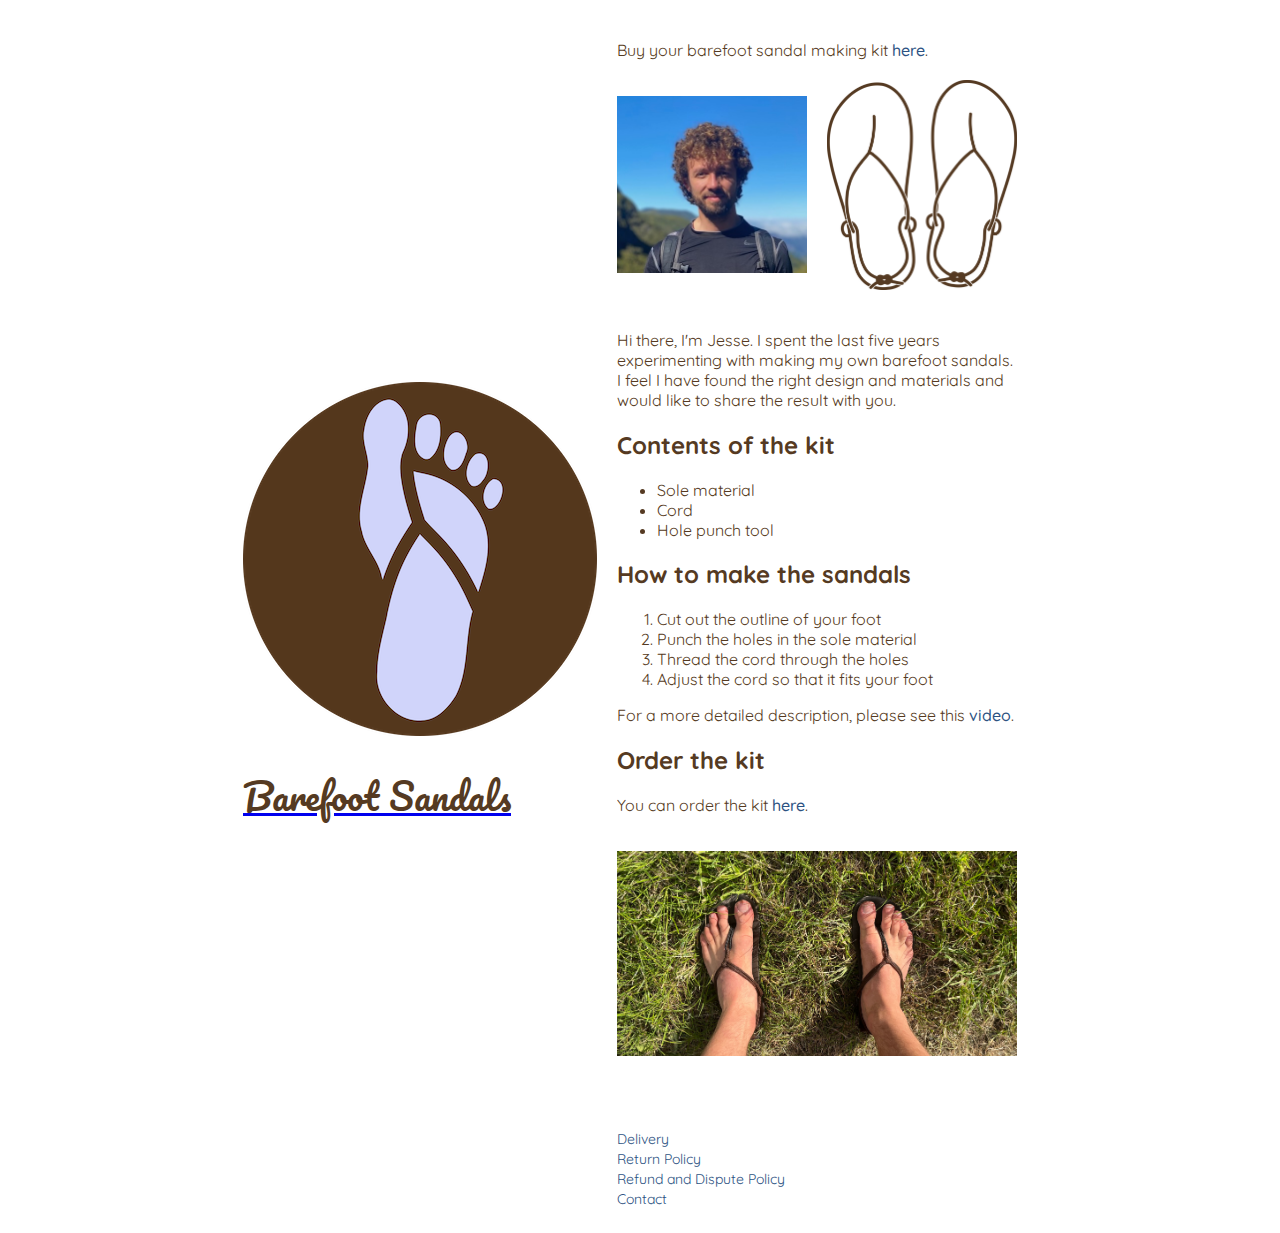
<file: index.html>
<!DOCTYPE html>
<html lang="en">
<head>
    <title>Barefoot Sandals</title>
    <link rel="icon" type="image/png" href="favicon.png">
    <div data-component="head"></div>
    <script src="components.js"></script>
</head>
<body>
    <div class="parent0">
        <div class="header">
            <a href="index.html"><img src="images/logo-foot-color-brown-small.png" alt="logo"></a>
            <a href="index.html"><h1>Barefoot Sandals</h1></a>
        </div>

        <div class="column">

            <div class="main">
               
                <div class="buyHere">Buy your barefoot sandal making kit <a href="checkout.html"> here</a>.</div>   

                <div class="images">
                    <div class="images-face">
                        <img src="images/jesse2.jpg" alt="Jesse">
                    </div>
                    <div class="images-sandals">
                        <img src="images/sandal-logo-pair.png" alt="sandal pair">
                    </div>
                </div>
                


                <p>
                    Hi there, I'm Jesse. I spent the last five years experimenting with making my own barefoot sandals. I feel I have found the right design and materials and would like to share the result with you.
                </p>

                <h2>Contents of the kit</h2>
                <ul>
                    <li> Sole material</li>
                    <li> Cord </li>
                    <li> Hole punch tool</li>
                </ul>

                <h2>How to make the sandals</h2>
                <ol>
                    <li>Cut out the outline of your foot</li>
                    <li>Punch the holes in the sole material</li>
                    <li>Thread the cord through the holes</li>
                    <li>Adjust the cord so that it fits your foot</li>
                </ol>
                For a more detailed description, please see this <a href="https://www.youtube.com/watch?v=ALzoD51F6Ho&list=PLAJgJe_sW4JmvTXwWWN4iobEKjXiC0Pc4">video</a>.

                
                
                <h2>Order the kit</h2>
                <p>You can order the kit <a href="checkout.html"> here</a>.</p>


                <div class="image-own-feet"><img src="images/own-feet-sandals.jpeg" alt="feet in sandals"></div>

                
            </div>

            <div data-component="footer"></div>
        </div>
    </div>
    
</body>
</html>
</file>
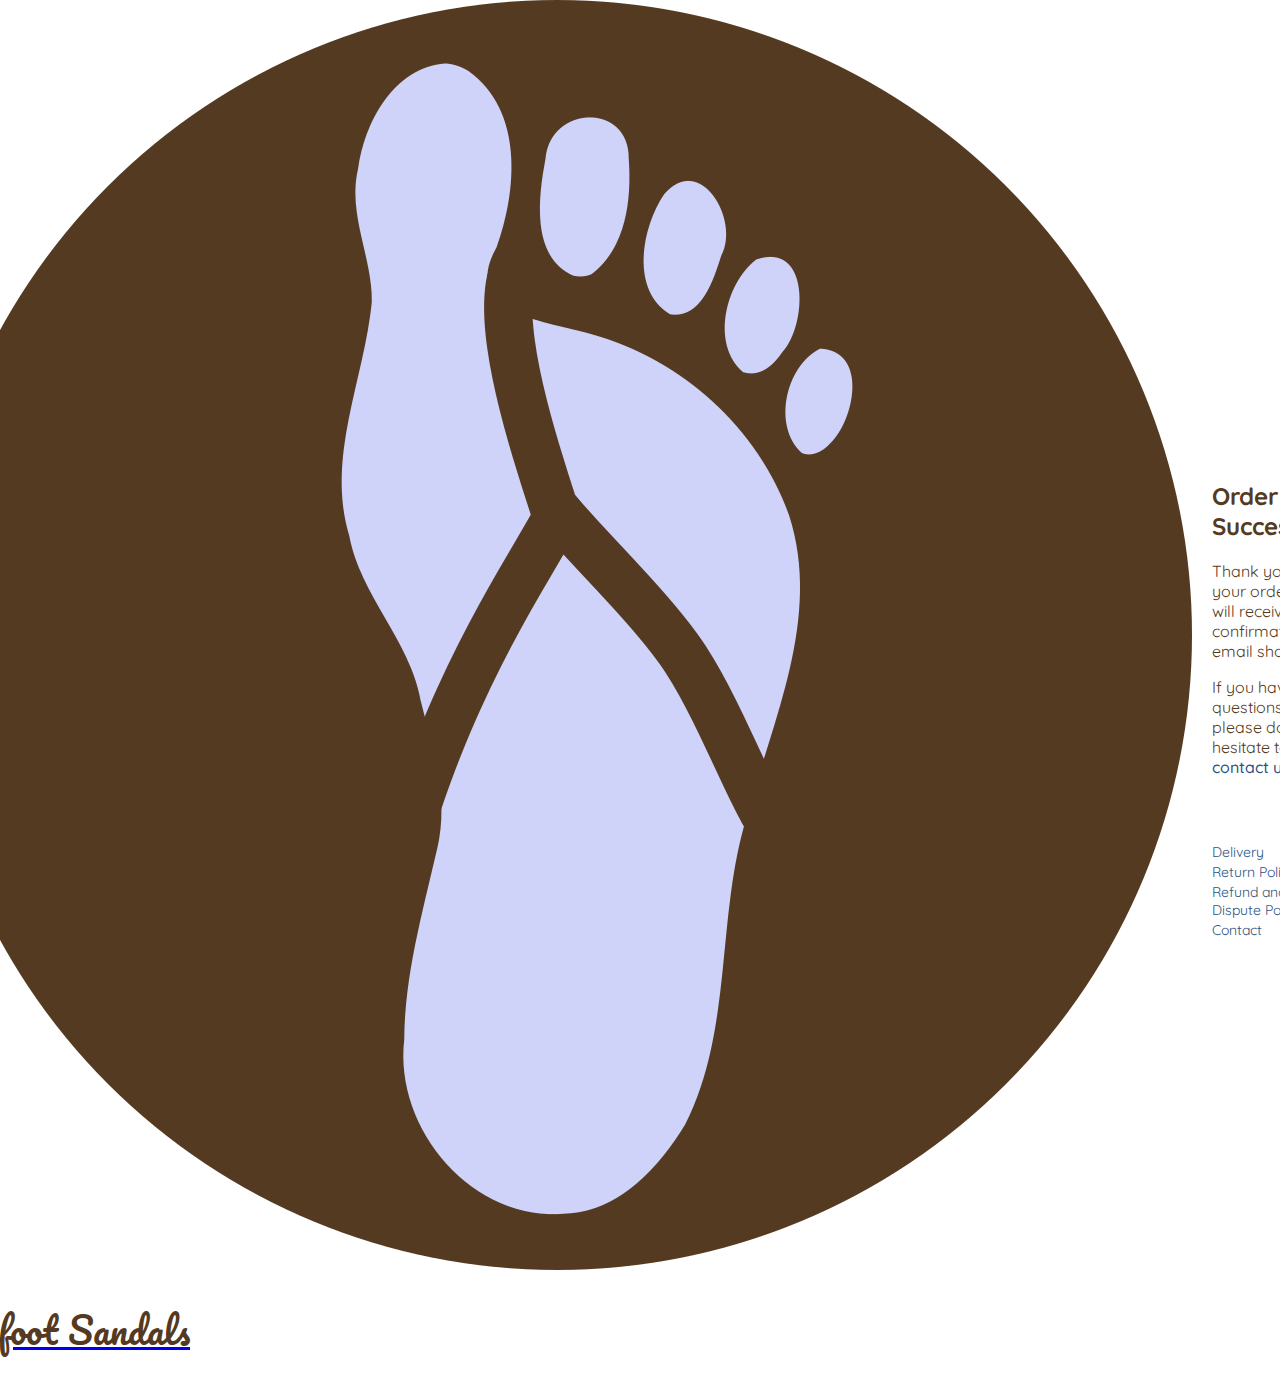
<file: checkout-succesful.html>
<!DOCTYPE html>
<html lang="en">
<head>
    <title>Barefoot Sandals - Order Successful</title>
    <link rel="icon" type="image/png" href="favicon.png">
    <div data-component="head"></div>
    <script src="components.js"></script>
</head>
<body>
    <div class="parent0">
        <div class="header">
            <a href="index.html"><img src="images/logo-foot-color-brown.png" alt="logo"></a>
            <a href="index.html"><h1>Barefoot Sandals</h1></a>
        </div>
        
        <div class="column">
            <div class="main">
                <div class="checkout-content">
                    <h2>Order Successful!</h2>
                    <p>Thank you for your order. You will receive a confirmation email shortly.</p>
                    <p>If you have any questions, please don't hesitate to <a href="https://mailhide.io/e/GfrOzBL1">contact us</a>.</p>
                </div>
            </div>

            <div data-component="footer"></div>
        </div>
    </div>
</body>
</html>
</file>
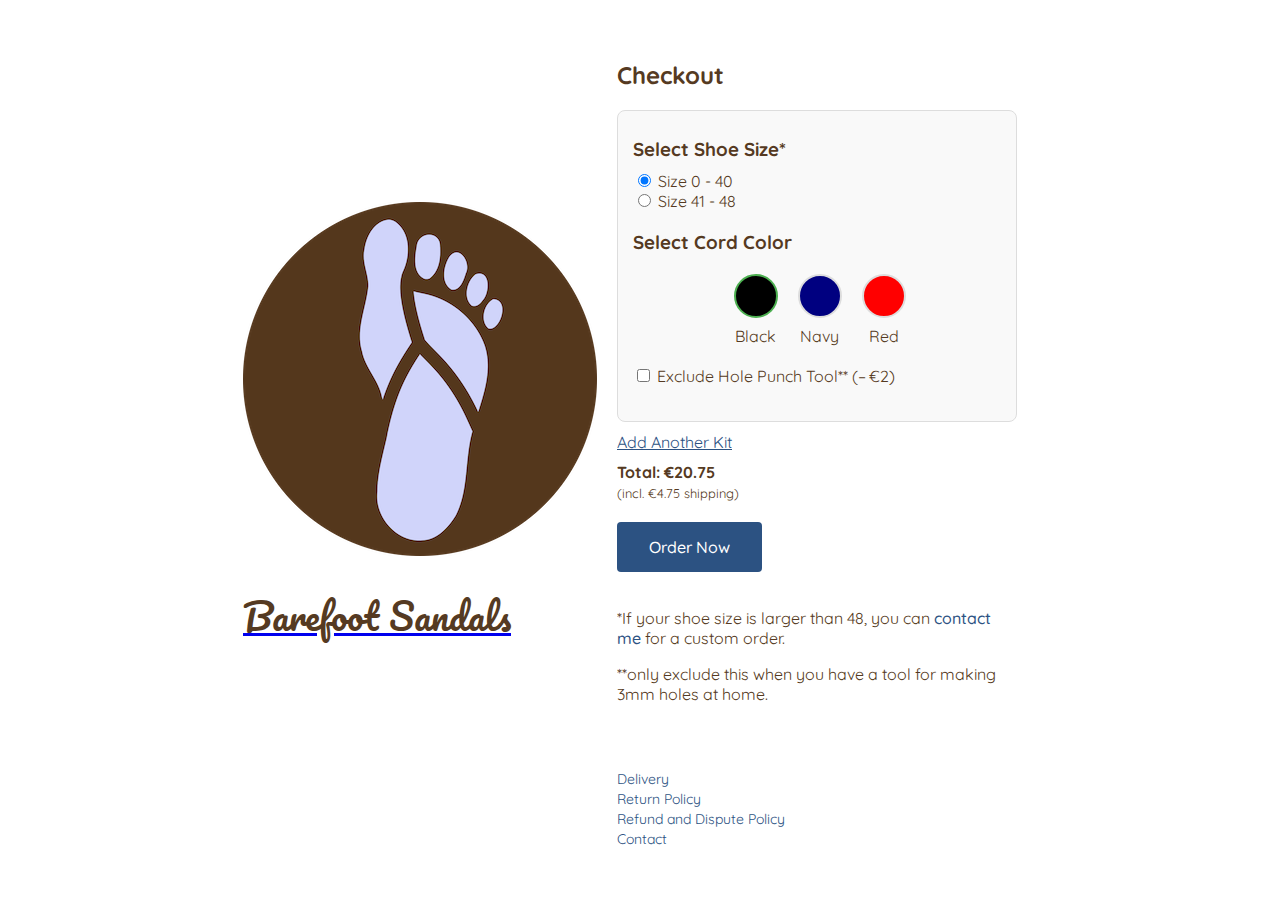
<file: checkout.html>
<!DOCTYPE html>
<html lang="en">
<head>
    <title>Barefoot Sandals - Checkout</title>
    <link rel="icon" type="image/png" href="favicon.png">
    <div data-component="head"></div>
    <script src="components.js"></script>
    <link rel="stylesheet" href="checkout.css">
</head>
<body>
    <div class="parent0">
            <div class="header">
                <a href="index.html"><img src="images/logo-foot-color-brown-small.png" alt="logo"></a>
                <a href="index.html"><h1>Barefoot Sandals</h1></a>
            </div>
        
        <div class="column">
            <div class="main">
                <div class="checkout-content">
                    <h2>Checkout</h2>
                    
                    
                    <div id="kitsContainer">
                        <!-- First kit will be added here by JavaScript -->
                    </div>
                    
                    <button id="addKitBtn">Add Another Kit</button>
                    
                    <div class="price-order-container">
                        <div class="price-shipping-container">
                            <div id="totalPrice"></div>
                            <small style="font-size: 0.8em;">(incl. €4.75 shipping)</small>
                        </div>
                        <button id="orderNowBtn">Order Now</button>
                    </div>

                    <p>*If your shoe size is larger than 48, you can  <a href="https://mailhide.io/e/GfrOzBL1">contact me</a> for a custom order.</p>
                    <p>**only exclude this when you have a tool for making 3mm holes at home.</p>
                </div>
            </div>

            <div data-component="footer"></div>
        </div>
    </div>

    <script>
        let selectedColors = ['black']; // Array to store selected colors for each kit
        const BASE_PRICE = 14; // Price per kit without hole punch
        const HOLE_PUNCH_PRICE = 2; // Price for hole punch tool
        const SHIPPING_COST = 4.75; // Shipping cost per order

        function calculateTotalPrice() {
            const kits = document.querySelectorAll('.kit-container');
            let total = 0;

            kits.forEach((kit, index) => {
                const excludeHolePunch = kit.querySelector(`#excludeHolePunch-${index}`)?.checked;
                const kitPrice = BASE_PRICE + (excludeHolePunch ? 0 : HOLE_PUNCH_PRICE);
                total += kitPrice;
            });

            // Add shipping cost only once if there are any kits
            if (kits.length > 0) {
                total += SHIPPING_COST;
            }

            // Update price display
            const totalPriceElement = document.getElementById('totalPrice');
            totalPriceElement.innerHTML = `
                <strong>Total: €${total.toFixed(2)}</strong> 
            `;
        }

        function createKitElement(kitIndex) {
            const kitContainer = document.createElement('div');
            kitContainer.className = 'kit-container';
            kitContainer.innerHTML = `
                <div class="kit-header">
                    <h3>Select Shoe Size*</h3>
                    ${kitIndex > 0 ? '<button class="remove-kit" onclick="removeKit(this)">Remove Kit</button>' : ''}
                </div>
                <div id="shoeSizeOption">
                    <div>
                        <label>
                            <input type="radio" name="shoeSize-${kitIndex}" value="small" checked>
                            Size 0 - 40
                        </label>
                    </div>
                    <div>
                        <label>
                            <input type="radio" name="shoeSize-${kitIndex}" value="large">
                            Size 41 - 48
                        </label>
                    </div>
                </div>

                <h3>Select Cord Color</h3> 
                <div class="color-options">
                    <div class="color-option">
                        <div id="black-${kitIndex}" class="color-preview selected" data-color="black" onclick="selectColor(this, ${kitIndex})"></div>
                        <span>Black</span>
                    </div>
                    <div class="color-option">
                        <div id="navy-${kitIndex}" class="color-preview" data-color="navy" onclick="selectColor(this, ${kitIndex})"></div>
                        <span>Navy</span>
                    </div>
                    <div class="color-option">
                        <div id="red-${kitIndex}" class="color-preview" data-color="red" onclick="selectColor(this, ${kitIndex})"></div>
                        <span>Red</span>
                    </div>
                </div>
                <div id="holePunchOption">
                    <label>
                        <input type="checkbox" id="excludeHolePunch-${kitIndex}" onchange="calculateTotalPrice()" ${kitIndex > 0 ? 'checked' : ''}>
                        Exclude Hole Punch Tool** (&ndash;&thinsp;€2)
                    </label>
                </div>
            `;
            return kitContainer;
        }

        function selectColor(element, kitIndex) {
            // Remove selected class from all color previews in this kit
            const kitContainer = element.closest('.kit-container');
            kitContainer.querySelectorAll('.color-preview').forEach(p => p.classList.remove('selected'));
            // Add selected class to clicked preview
            element.classList.add('selected');
            // Update selected color
            selectedColors[kitIndex] = element.dataset.color;
        }

        function removeKit(button) {
            const kitContainer = button.closest('.kit-container');
            const kitIndex = Array.from(document.querySelectorAll('.kit-container')).indexOf(kitContainer);
            kitContainer.remove();
            selectedColors.splice(kitIndex, 1);
            updateKitNumbers();
            calculateTotalPrice();
            
            // Show the add button again if we're below the maximum
            const addKitBtn = document.getElementById('addKitBtn');
            if (document.querySelectorAll('.kit-container').length < 4) {
                addKitBtn.style.display = 'block';
            }
        }

        function updateKitNumbers() {
            document.querySelectorAll('.kit-container').forEach((container, index) => {
                <!-- container.querySelector('h3').textContent = `Kit ${index + 1}`; -->
                if (index > 0) {
                    container.querySelector('.remove-kit').style.display = 'block';
                }
            });
        }

        // Initialize first kit
        document.getElementById('kitsContainer').appendChild(createKitElement(0));
        calculateTotalPrice(); // Calculate initial price

        // Add kit button handler
        document.getElementById('addKitBtn').addEventListener('click', function() {
            const currentKits = document.querySelectorAll('.kit-container').length;
            if (currentKits >= 4) {
                return; // Don't add more kits if we're at the limit
            }
            const newKitIndex = currentKits;
            selectedColors.push('black'); // Default color for new kit
            document.getElementById('kitsContainer').appendChild(createKitElement(newKitIndex));
            calculateTotalPrice(); // Recalculate price after adding new kit
            
            // Hide the add button if we've reached the maximum
            if (currentKits + 1 >= 4) {
                this.style.display = 'none';
            }
        });

        document.getElementById("orderNowBtn").addEventListener("click", function() {
            const kits = Array.from(document.querySelectorAll('.kit-container')).map((container, index) => {
                return {
                    color: selectedColors[index],
                    excludeHolePunch: container.querySelector(`#excludeHolePunch-${index}`).checked,
                    shoeSize: container.querySelector(`input[name="shoeSize-${index}"]:checked`).value
                };
            });
            
            // Send request to the backend to generate the payment link
            fetch("https://jesse.floristriest.nl/barefoot-sandals/backend.php", {  
                method: "POST",
                headers: {
                    'Content-Type': 'application/json',
                },
                body: JSON.stringify({
                    kits: kits
                })
            })
            .then(response => response.json())
            .then(data => {
                if (data.payment_link) {
                    window.location.href = data.payment_link;
                } else {
                    alert("Error: " + (data.error || "An unexpected error occurred"));
                }
            })
            .catch(error => {
                console.error("Error:", error);
                alert("An error occurred while processing your order. Please try again.");
            });
        });
    </script>
</body>
</html>
</file>
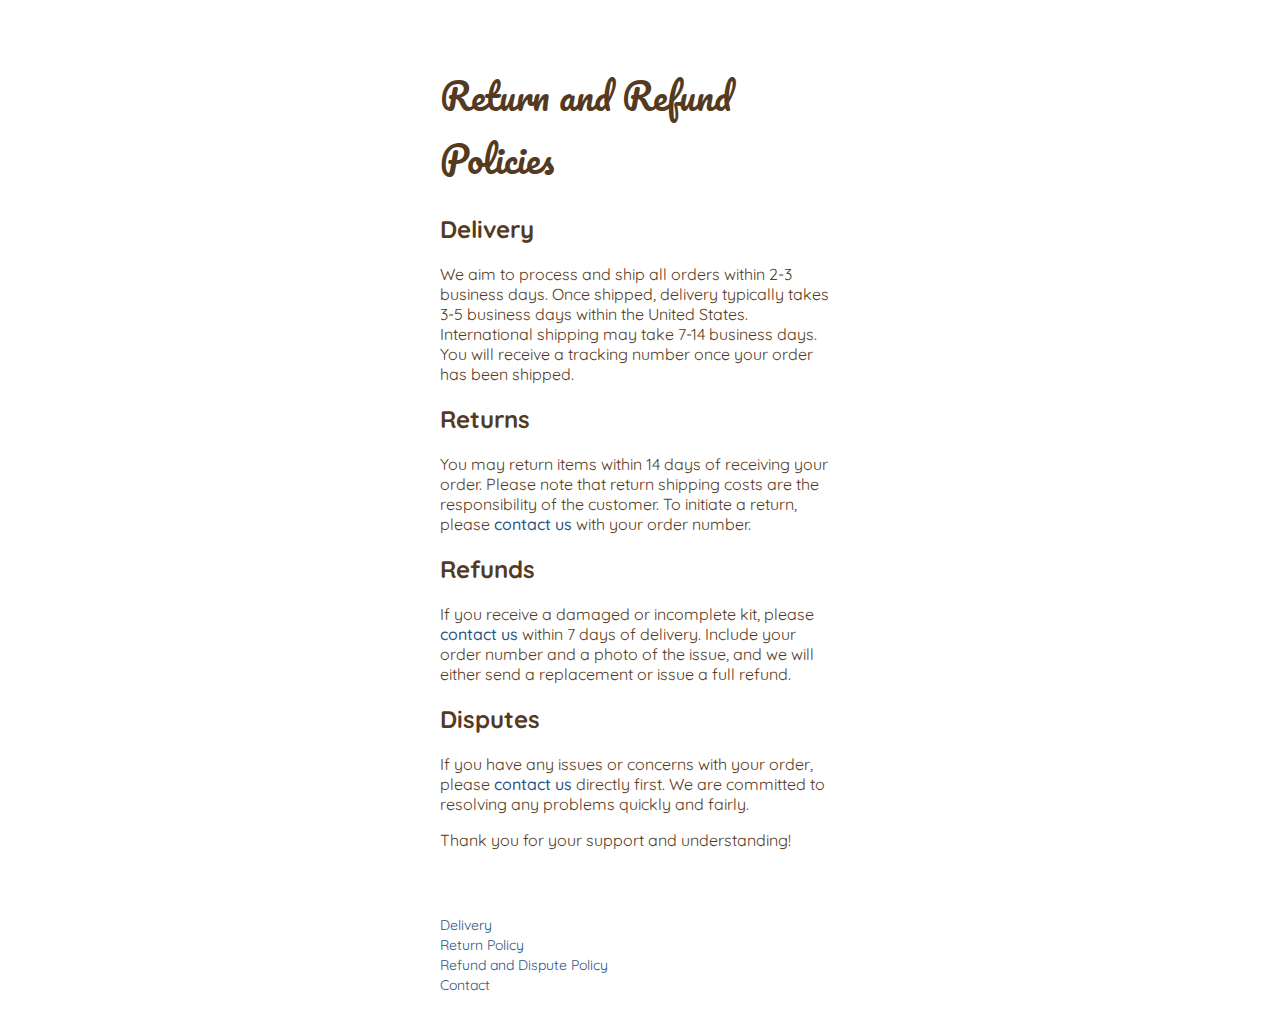
<file: policies.html>
<!DOCTYPE html>
<html lang="en">
<head>
    <title>Return and Refund Policies</title>
    <div data-component="head"></div>
    <script src="components.js"></script>
</head>
<body>
    <div class="parent0">
        <div class="column">
            <div class="main">
                <h1>Return and Refund Policies</h1>

                <h2 id="delivery">Delivery</h2>
                <p>We aim to process and ship all orders within 2-3 business days. Once shipped, delivery typically takes 3-5 business days within the United States. International shipping may take 7-14 business days. You will receive a tracking number once your order has been shipped.</p>

                <h2 id="returns">Returns</h2>
                <p>You may return items within 14 days of receiving your order. Please note that return shipping costs are the responsibility of the customer. To initiate a return, please <a href="https://mailhide.io/e/GfrOzBL1">contact us</a> with your order number.</p>

                <h2 id="refunds">Refunds</h2>
                <p>If you receive a damaged or incomplete kit, please <a href="https://mailhide.io/e/GfrOzBL1">contact us</a> within 7 days of delivery. Include your order number and a photo of the issue, and we will either send a replacement or issue a full refund.</p>

                <h2 id="disputes">Disputes</h2>
                <p>If you have any issues or concerns with your order, please <a href="https://mailhide.io/e/GfrOzBL1">contact us</a> directly first. We are committed to resolving any problems quickly and fairly.</p>

                <p>Thank you for your support and understanding!</p>
            </div>

            <div data-component="footer"></div>
        </div>
    </div>
</body>
</html>
</file>
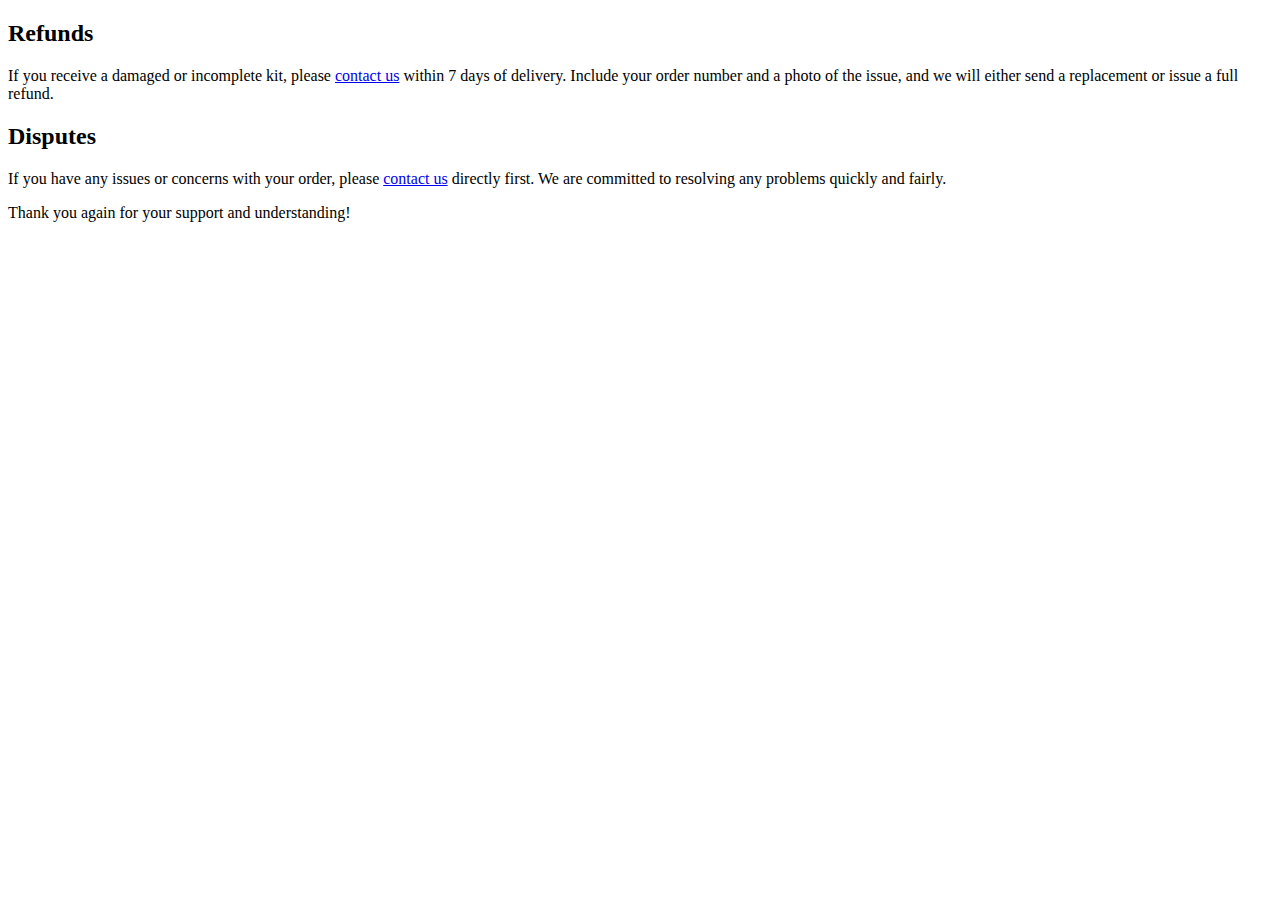
<file: refund-and-dispute-policy.html>
<!DOCTYPE html>
<html lang="en">
<head>
    <meta charset="UTF-8">
    <meta name="viewport" content="width=device-width, initial-scale=1.0">
    <title>Refund and Dispute Policy</title>
</head>
<body>

    <h2>Refunds</h2>
    <p>If you receive a damaged or incomplete kit, please <a href="https://mailhide.io/e/GfrOzBL1">contact us</a> within 7 days of delivery. Include your order number and a photo of the issue, and we will either send a replacement or issue a full refund.</p>

    <h2>Disputes</h2>
    <p>If you have any issues or concerns with your order, please <a href="https://mailhide.io/e/GfrOzBL1">contact us</a> directly first. We are committed to resolving any problems quickly and fairly.</p>

    <p>Thank you again for your support and understanding!</p>
</body>
</html>
</file>
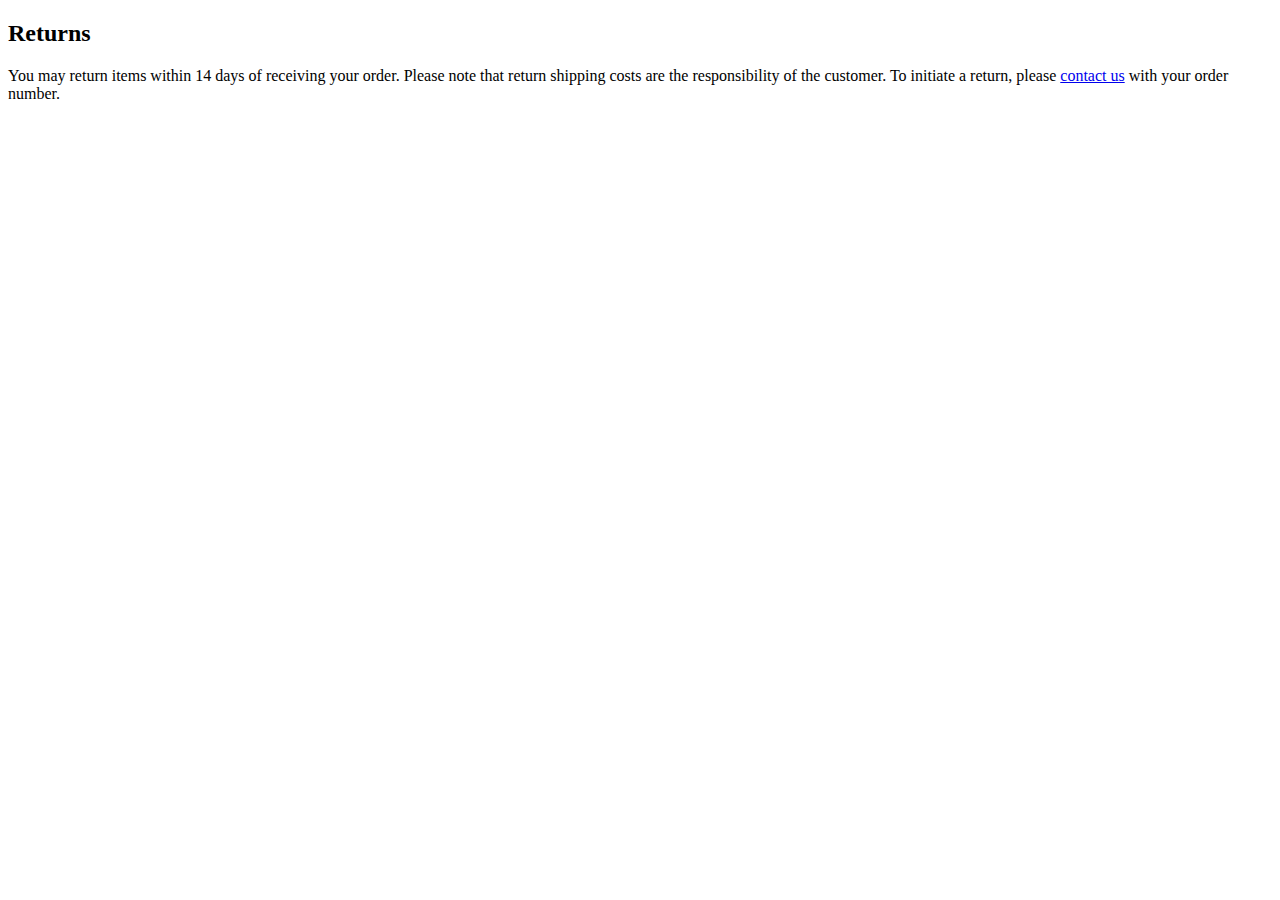
<file: return-policy.html>
<!DOCTYPE html>
<html lang="en">
<head>
    <meta charset="UTF-8">
    <meta name="viewport" content="width=device-width, initial-scale=1.0">
    <title>Refund Policy</title>
</head>
<body>
    <h2>Returns</h2>
    <p>You may return items within 14 days of receiving your order. Please note that return shipping costs are the responsibility of the customer. To initiate a return, please <a href="https://mailhide.io/e/GfrOzBL1">contact us</a> with your order number.</p>
</body>
</html>
</file>
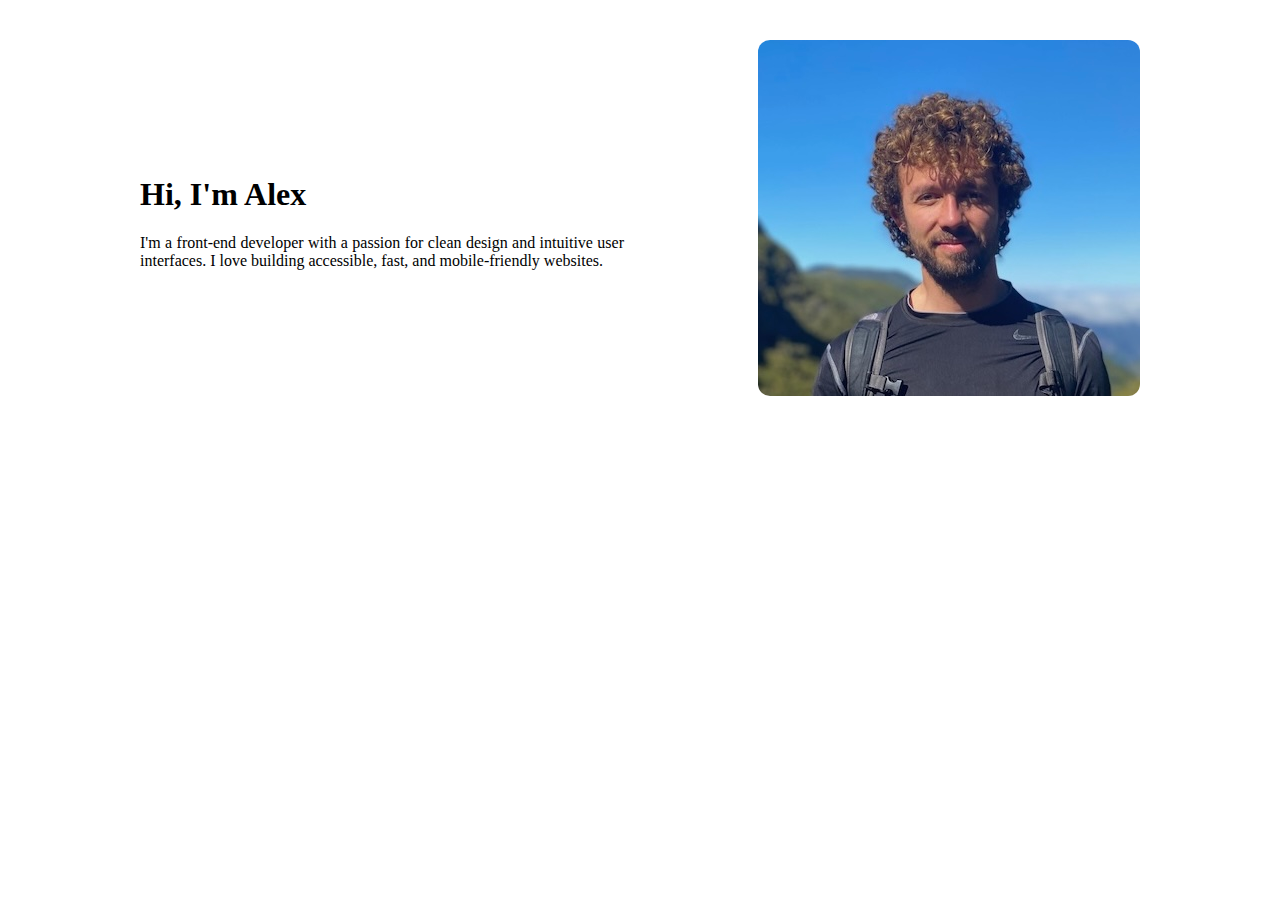
<file: test-about.html>
<!DOCTYPE html>
<html lang="en">
<head>
    <meta charset="UTF-8" />
    <meta name="viewport" content="width=device-width, initial-scale=1.0" />
    <title>Barefoot Sandals</title>
    
    <link rel="preconnect" href="https://fonts.googleapis.com">
    <link rel="preconnect" href="https://fonts.gstatic.com" crossorigin>
    <link href="https://fonts.googleapis.com/css2?family=Pacifico&family=Quicksand:wght@400;500&display=swap" rel="stylesheet">
    <link rel="stylesheet" href="test-styles.css">
</head>
<body>

<div class="about-container">
    <div class="about-text">
      <h1>Hi, I'm Alex</h1>
      <p>I'm a front-end developer with a passion for clean design and intuitive user interfaces. I love building accessible, fast, and mobile-friendly websites.</p>
    </div>
    <div class="about-image">
      <img src="jesse2.jpg" alt="Photo of Alex">
    </div>
  </div>

</body>
</html>
</file>
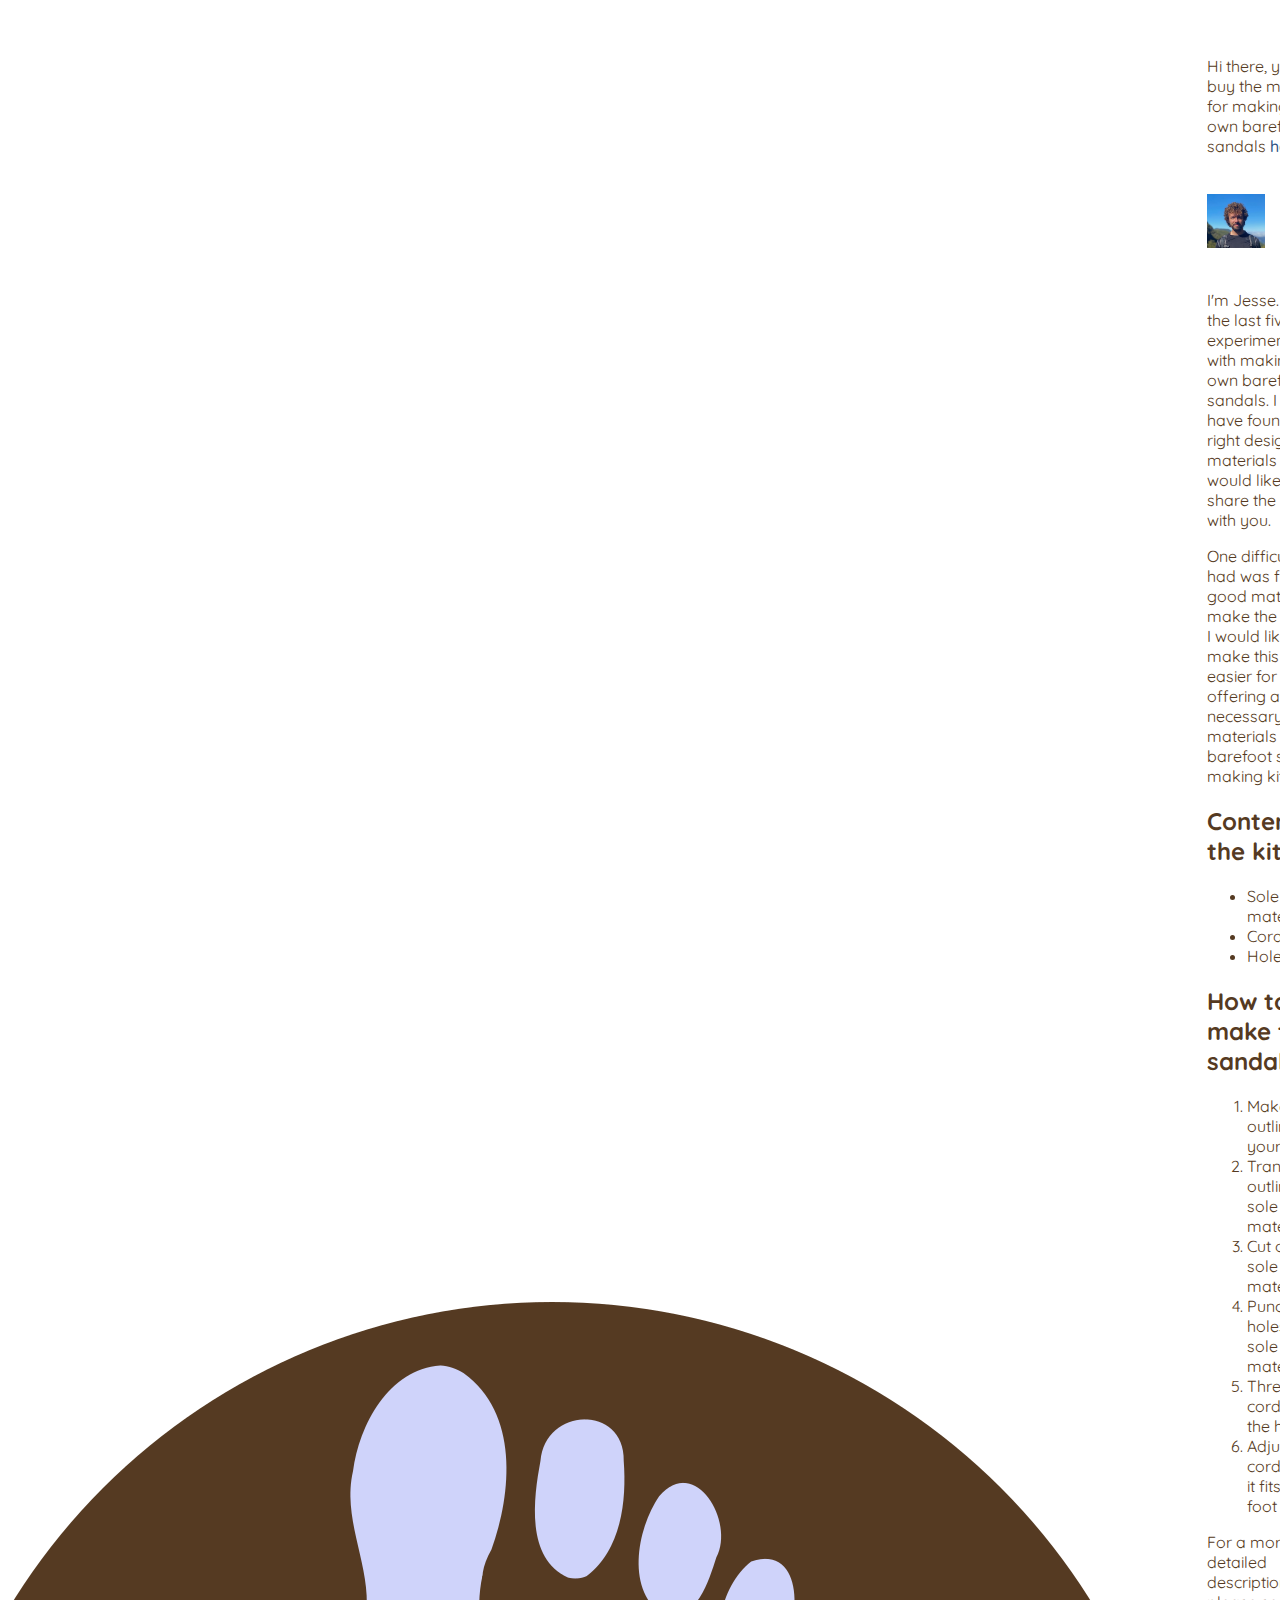
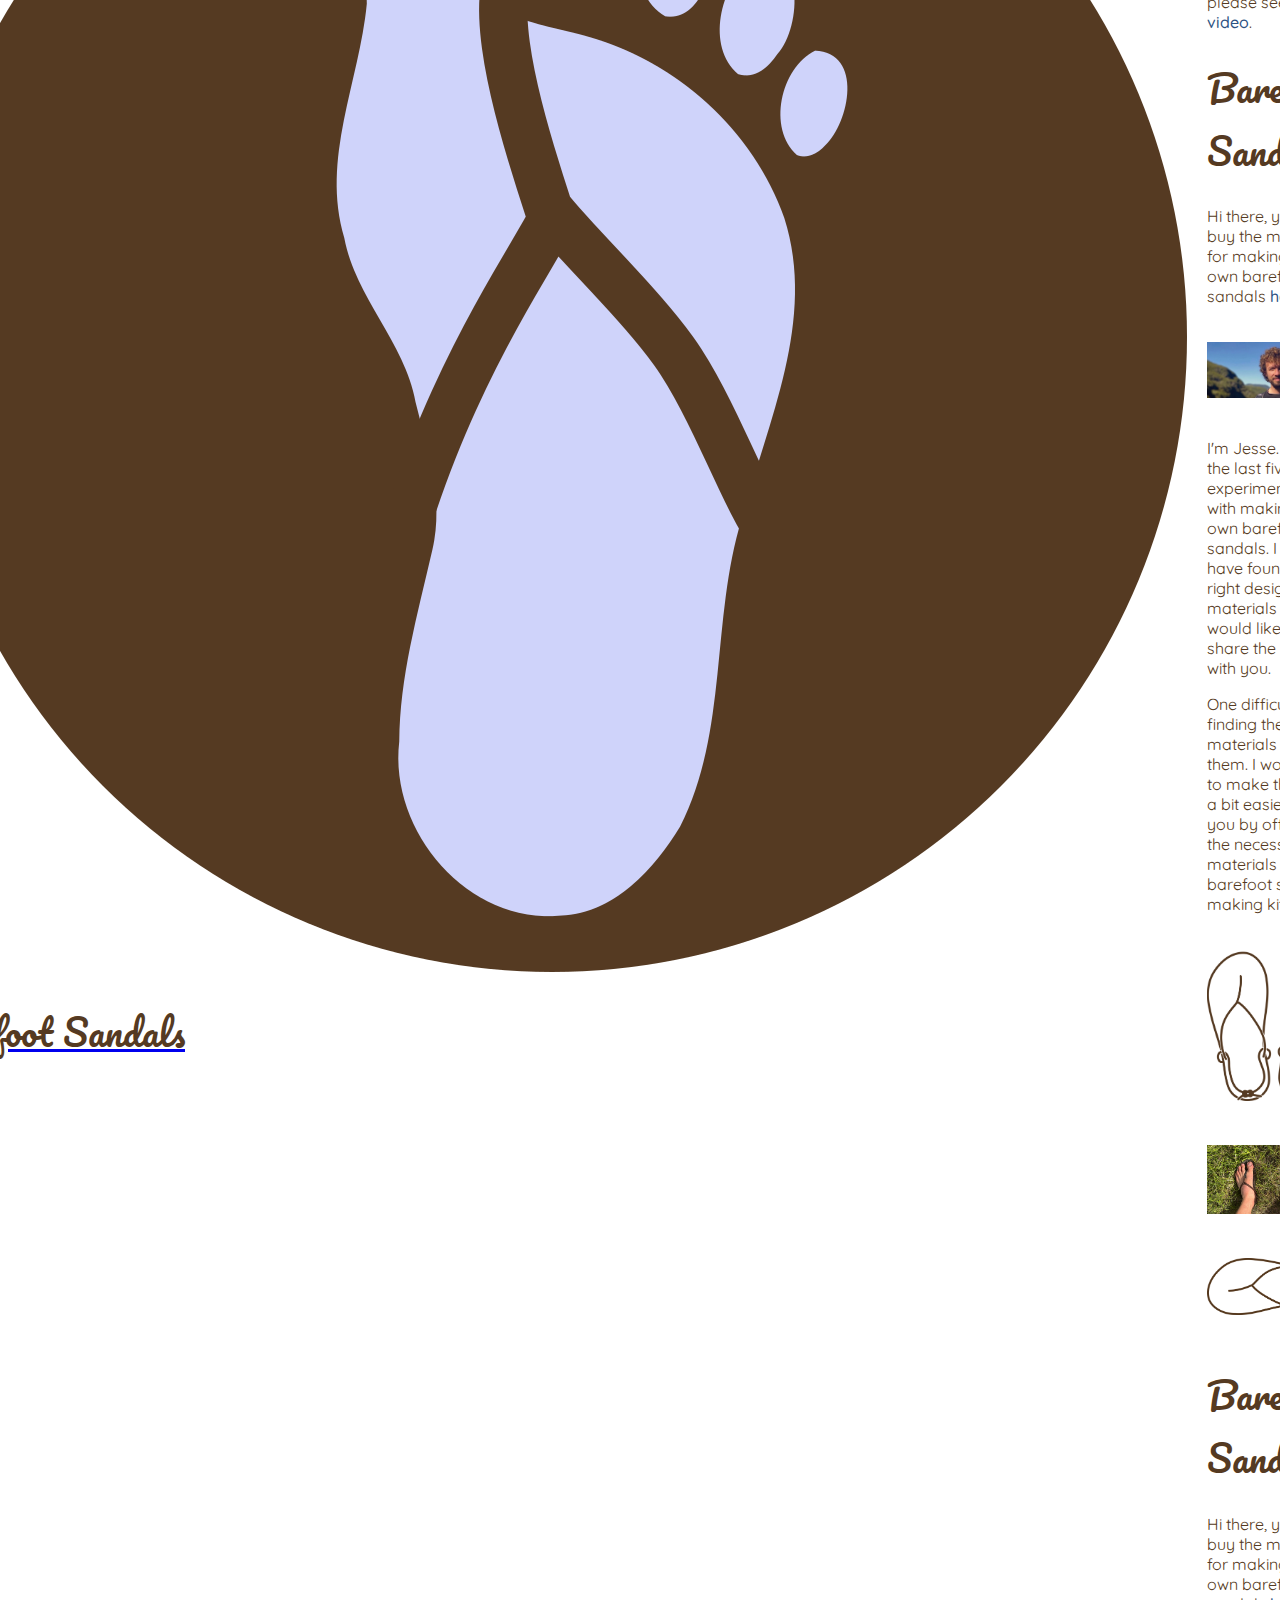
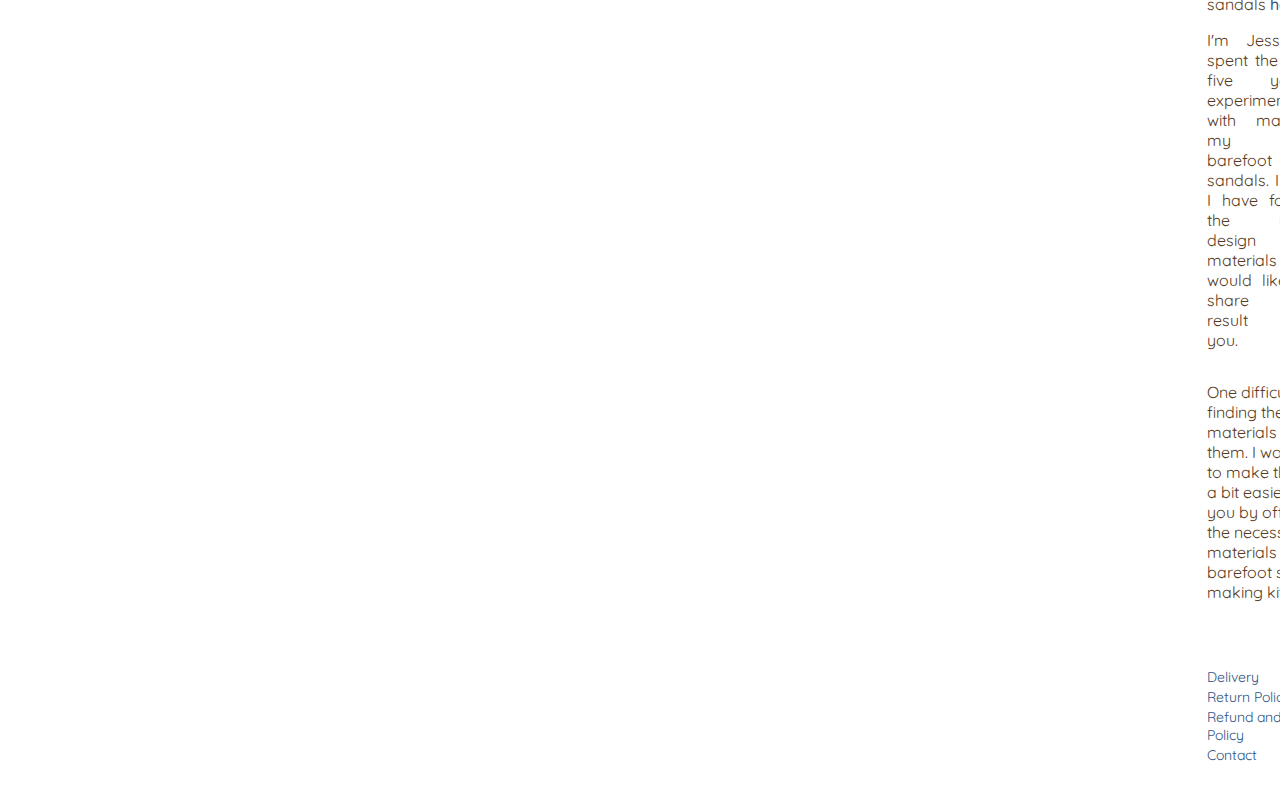
<file: versions.html>
<!DOCTYPE html>
<html lang="en">
<head>
    <title>Barefoot Sandals</title>
    <div data-component="head"></div>
    <script src="components.js"></script>
</head>
<body>
    <div class="parent0">
        <div class="header">
            <a href="index.html"><img src="images/logo-foot-color-brown.png" alt="logo"></a>
            <a href="index.html"><h1>Barefoot Sandals</h1></a>
        </div>

        <div class="column">

            <div class="main">
                <!-- can  -->
                <p>
                    Hi there, you can buy the materials for making your own barefoot sandals <a href="checkout.html"> here</a>.
                </p>

                <div class="images">
                    <div class="images-face">
                        <img src="images/jesse2.jpg" alt="Jesse">
                    </div>
                    <div class="images-sandals">
                        <img src="images/sandal-logo-pair-square.png" alt="sandal pair">
                    </div>
                </div>

                <p>
                    I'm Jesse. I spent the last five years experimenting with making my own barefoot sandals. I feel I have found the right design and materials and would like to share the result with you.
                </p>

                <p>
                    One difficulty I had was finding good materials to make the sandals. I would like to make this step easier for you by offering all the necessary materials in one barefoot sandal making kit.
                </p>

                <h2>Contents of the kit</h2>
                <ul>
                    <li> Sole material</li>
                    <li> Cord </li>
                    <li> Hole punch</li>
                </ul>

                <h2>How to make the sandals</h2>
                <ol>
                    <li>Make an outline of your foot</li>
                    <li>Transfer the outline to the sole material</li>
                    <li>Cut out the sole material</li>
                    <li>Punch the holes in the sole material</li>
                    <li>Thread the cord through the holes</li>
                    <li>Adjust the cord so that it fits your foot</li>
                </ol>
                For a more detailed description, please see this <a href="https://www.youtube.com/watch?v=ALzoD51F6Ho&list=PLAJgJe_sW4JmvTXwWWN4iobEKjXiC0Pc4">video</a>.




                <h1>Barefoot Sandals</h1>
                <p>
                    Hi there, you can buy the materials for making your own barefoot sandals <a href="checkout.html"> here</a>.
                </p>

                <div class="image-face-wide">
                    <img src="images/jesse4.jpg" alt="jesse">
                </div>

                <p>
                    I'm Jesse. I spent the last five years experimenting with making my own barefoot sandals. I feel I have found the right design and materials and would like to share the result with you.
                </p>

                <p>
                    One difficulty was finding the right materials to make them. I would like to make this step a bit easier for you by offering all the necessary materials in one barefoot sandal making kit.
                </p>



                <img src="images/sandal-logo-pair.png" alt="sandal pair">


                <img src="images/own-feet-sandals.jpeg" alt="feet in sandals">

                <img src="images/sandal-line.png" alt="Barefoot Sandals">


                <h1>Barefoot Sandals</h1>

                <p>
                    Hi there, you can buy the materials for making your own barefoot sandals <a href="checkout.html"> here</a>.
                </p>

                <div class="about-me">
                    <div class="about-me__text">
                        <p>
                            I'm Jesse. I spent the last five years experimenting with making my own barefoot sandals. I feel I have found the right design and materials and would like to share the result with you.
                        </p>
                        
                    </div>
                    <div class="about-me__image">
                        <img src="images/jesse2.jpg" alt="Jesse">
                    </div>
                </div>
                <p>
                    One difficulty was finding the right materials to make them. I would like to make this step a bit easier for you by offering all the necessary materials in one barefoot sandal making kit.
                </p>
            </div>

            <div data-component="footer"></div>
        </div>
    </div>
    
</body>
</html>
</file>
<file: checkout.css>
.options-container {
}

.kit-container {
    border: 1px solid #ddd;
    border-radius: 8px;
    padding: 15px;
    padding-top: 10px;
    padding-right: 10px;
    margin-bottom: 10px;
    background-color: #f9f9f9;
}

.kit-header {
    display: flex;
    justify-content: space-between;
    align-items: flex-start;
    margin-bottom: 10px;
    min-height: 40px;
}

.kit-header h3 {
    align-self: flex-end;
    margin: 0;
}

.remove-kit {
    background: none;
    color: #666;
    border: none;
    padding: 5px 10px;
    cursor: pointer;
    font-size: 14px;
    text-decoration: underline;
    font-family: inherit;
}

.remove-kit:hover {
    color: #ff4444;
    background: none;
}

#addKitBtn {
    background: none;
    color: #2c5282;
    padding: 0px 0;
    text-align: center;
    text-decoration: underline;
    display: inline-block;
    font-size: 16px;
    margin: 0px 0;
    margin-bottom: 10px;
    cursor: pointer;
    border: none;
    font-family: inherit;
    font-weight: normal;
}

#addKitBtn:hover {
    color: #1a365d;
    background: none;
}

.color-options {
    display: flex;
    justify-content: center;
    gap: 20px;
    margin: 20px 0;
}

.color-option {
    display: flex;
    flex-direction: column;
    align-items: center;
}

.color-preview {
    width: 40px;
    height: 40px;
    border-radius: 50%;
    margin-bottom: 8px;
    border: 2px solid #ddd;
    cursor: pointer;
}

.color-preview.selected {
    border-color: #4CAF50;
}

[id^="black-"] { background-color: #000000; }
[id^="navy-"] { background-color: #000080; }
[id^="red-"] { background-color: #FF0000; }

#holePunchOption {
    margin: 20px 0;
}

#orderNowBtn {
    background-color: #2c5282;
    color: white;
    padding: 15px 32px;
    text-align: center;
    text-decoration: none;
    display: inline-block;
    font-size: 16px;
    margin: 20px 0;
    cursor: pointer;
    border: none;
    border-radius: 4px;
    font-family: 'Quicksand', sans-serif;
    font-weight: 500;
}

#orderNowBtn:hover {
    background-color: #1a365d;
}

#orderNowBtn:disabled {
    background-color: #cccccc;
    cursor: not-allowed;
}

.checkout-content {
    width: 100%;
    max-width: 400px;
    margin: 0 auto;
}
</file>
<file: test-styles.css>
.about-container {
  display: flex;
  justify-content: space-between;
  align-items: center;
  gap: 2rem;
  padding: 2rem;
  max-width: 1000px;
  margin: auto;
  flex-wrap: wrap; /* Makes it responsive */
}

.about-text {
  flex: 1;
  min-width: 250px;
  text-align: justify;
}

.about-image {
  flex: 1;
  min-width: 250px;
  text-align: right;
}

.about-image img {
  max-width: 100%;
  height: auto;
  border-radius: 12px;
}
</file>
